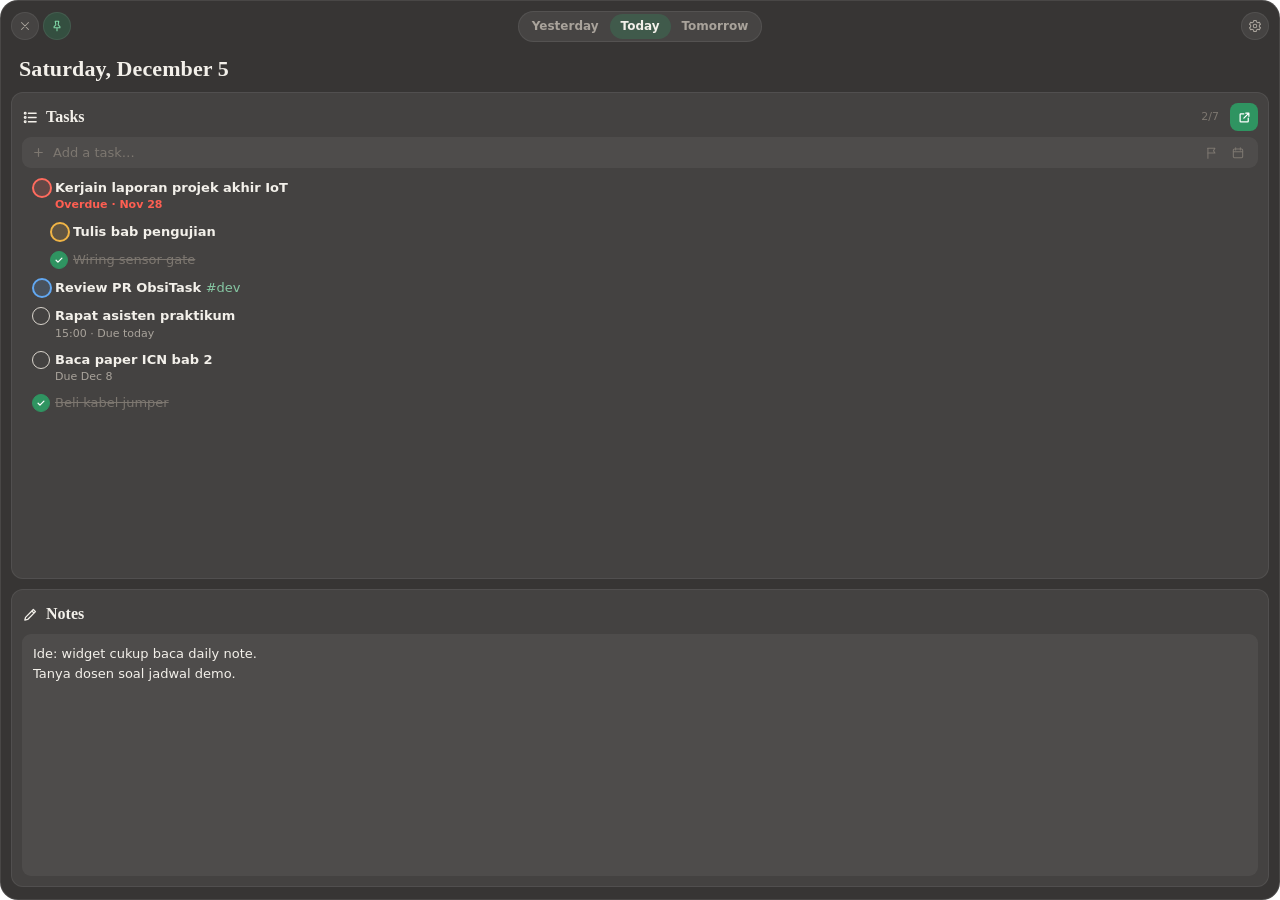
<file: src/index.html>
<!doctype html>
<html lang="en">
<head>
  <meta charset="utf-8" />
  <meta name="viewport" content="width=device-width, initial-scale=1" />
  <title>ObsiTask</title>
  <link rel="stylesheet" href="style.css" />
</head>
<body>
  <div class="panel" id="panel">
    <!-- Bar atas: area kosongnya dipakai untuk menggeser widget -->
    <header class="topbar" data-tauri-drag-region>
      <div class="bar-side" data-tauri-drag-region>
        <button class="icon-btn" id="btn-close" title="Close" aria-label="Close">
          <svg viewBox="0 0 24 24"><path d="M6 6l12 12M18 6L6 18" /></svg>
        </button>
        <button class="icon-btn" id="btn-pin" title="Always on top" aria-label="Always on top" aria-pressed="true">
          <svg viewBox="0 0 24 24"><path d="M9 4h6l-1 6 3 3v2H7v-2l3-3-1-6zM12 15v5" /></svg>
        </button>
      </div>

      <div class="segmented" role="tablist" aria-label="Day">
        <button role="tab" data-offset="-1" aria-selected="false">Yesterday</button>
        <button role="tab" data-offset="0" aria-selected="true">Today</button>
        <button role="tab" data-offset="1" aria-selected="false">Tomorrow</button>
      </div>

      <div class="bar-side end" data-tauri-drag-region>
        <button class="icon-btn" id="btn-settings" title="Settings" aria-label="Settings">
          <svg viewBox="0 0 24 24"><circle cx="12" cy="12" r="3" /><path d="M19.4 13.5a7.6 7.6 0 000-3l2-1.5-2-3.4-2.3.9a7.5 7.5 0 00-2.6-1.5L14 2.5h-4l-.5 2.5a7.5 7.5 0 00-2.6 1.5l-2.3-.9-2 3.4 2 1.5a7.6 7.6 0 000 3l-2 1.5 2 3.4 2.3-.9a7.5 7.5 0 002.6 1.5l.5 2.5h4l.5-2.5a7.5 7.5 0 002.6-1.5l2.3.9 2-3.4-2-1.5z" /></svg>
        </button>
      </div>
    </header>

    <h1 class="date" id="date" data-tauri-drag-region></h1>

    <!-- Daftar task -->
    <section class="card tasks-card">
      <div class="card-head">
        <svg class="card-icon" viewBox="0 0 24 24"><path d="M9 6h11M9 12h11M9 18h11" /><circle cx="4.5" cy="6" r="1.2" /><circle cx="4.5" cy="12" r="1.2" /><circle cx="4.5" cy="18" r="1.2" /></svg>
        <h2>Tasks</h2>
        <span class="count" id="count"></span>
        <button class="accent-btn" id="btn-open" title="Open daily note in Obsidian" aria-label="Open daily note in Obsidian">
          <svg viewBox="0 0 24 24"><path d="M14 5h5v5M19 5l-8 8M11 6H6a1 1 0 00-1 1v11a1 1 0 001 1h11a1 1 0 001-1v-5" /></svg>
        </button>
      </div>
      <!-- Tambah task: Enter menyimpan; !high / !med / !low dan @today / @tomorrow / @YYYY-MM-DD dikenali -->
      <form class="add-bar" id="add-form" autocomplete="off">
        <svg viewBox="0 0 24 24"><path d="M12 5v14M5 12h14" /></svg>
        <input id="add-input" type="text" placeholder="Add a task…" spellcheck="false" aria-label="Add a task"
               title="Enter to add. Try: !high !med !low, @today @tomorrow @2026-12-31" />
        <button type="button" class="mini-btn p-none" id="add-priority" title="Priority" aria-label="Priority" aria-haspopup="true">
          <svg viewBox="0 0 24 24"><path d="M5 21V4" /><path d="M5 4h12l-2.5 4 2.5 4H5" /></svg>
        </button>
        <button type="button" class="mini-btn" id="add-due" title="Due date" aria-label="Due date" aria-haspopup="true">
          <svg viewBox="0 0 24 24"><rect x="4" y="5" width="16" height="15" rx="2" /><path d="M4 10h16M8 3v4M16 3v4" /></svg>
          <span id="add-due-label"></span>
        </button>
      </form>
      <ul class="task-list" id="tasks"></ul>
      <p class="empty" id="empty" hidden></p>
    </section>

    <!-- Catatan kecil -->
    <section class="card notes-card">
      <div class="card-head">
        <svg class="card-icon" viewBox="0 0 24 24"><path d="M4 20l1-4L16 5l3 3L8 19l-4 1zM14 7l3 3" /></svg>
        <h2>Notes</h2>
        <span class="status" id="notes-status"></span>
      </div>
      <textarea id="notes" spellcheck="false" placeholder="Jot something down…"></textarea>
    </section>

    <div class="toast" id="toast" role="status" hidden></div>
  </div>

  <!-- Popover kecil: prioritas, deadline, hapus (isinya dibuat di main.js) -->
  <div class="popover" id="popover" hidden></div>

  <!-- Settings / setup pertama kali -->
  <div class="overlay" id="settings" hidden>
    <form class="sheet" id="settings-form">
      <h2 id="settings-title">Settings</h2>

      <label>Obsidian vault folder
        <div class="row">
          <input id="f-vault" type="text" placeholder="C:\Users\you\Documents\Vault" required />
          <button type="button" class="ghost-btn" id="btn-browse">Browse</button>
        </div>
      </label>

      <label>Daily notes folder <small>inside the vault, blank = vault root</small>
        <input id="f-folder" type="text" placeholder="Daily" />
      </label>

      <label>Date format <small>same as in Obsidian's Daily notes settings</small>
        <input id="f-format" type="text" placeholder="YYYY-MM-DD" />
      </label>

      <label>Tasks heading <small>new tasks are added under this heading</small>
        <input id="f-tasks-heading" type="text" placeholder="## Tasks" />
      </label>

      <label>Notes heading <small>the Notes box reads and writes under this heading</small>
        <input id="f-heading" type="text" placeholder="## Notes" />
      </label>

      <label class="check">
        <input id="f-hide" type="checkbox" /> Hide completed tasks
      </label>

      <p class="form-error" id="form-error" hidden></p>

      <div class="actions">
        <button type="button" class="ghost-btn" id="btn-cancel">Cancel</button>
        <button type="submit" class="primary-btn">Save</button>
      </div>
    </form>
  </div>

  <script src="main.js"></script>
</body>
</html>
</file>
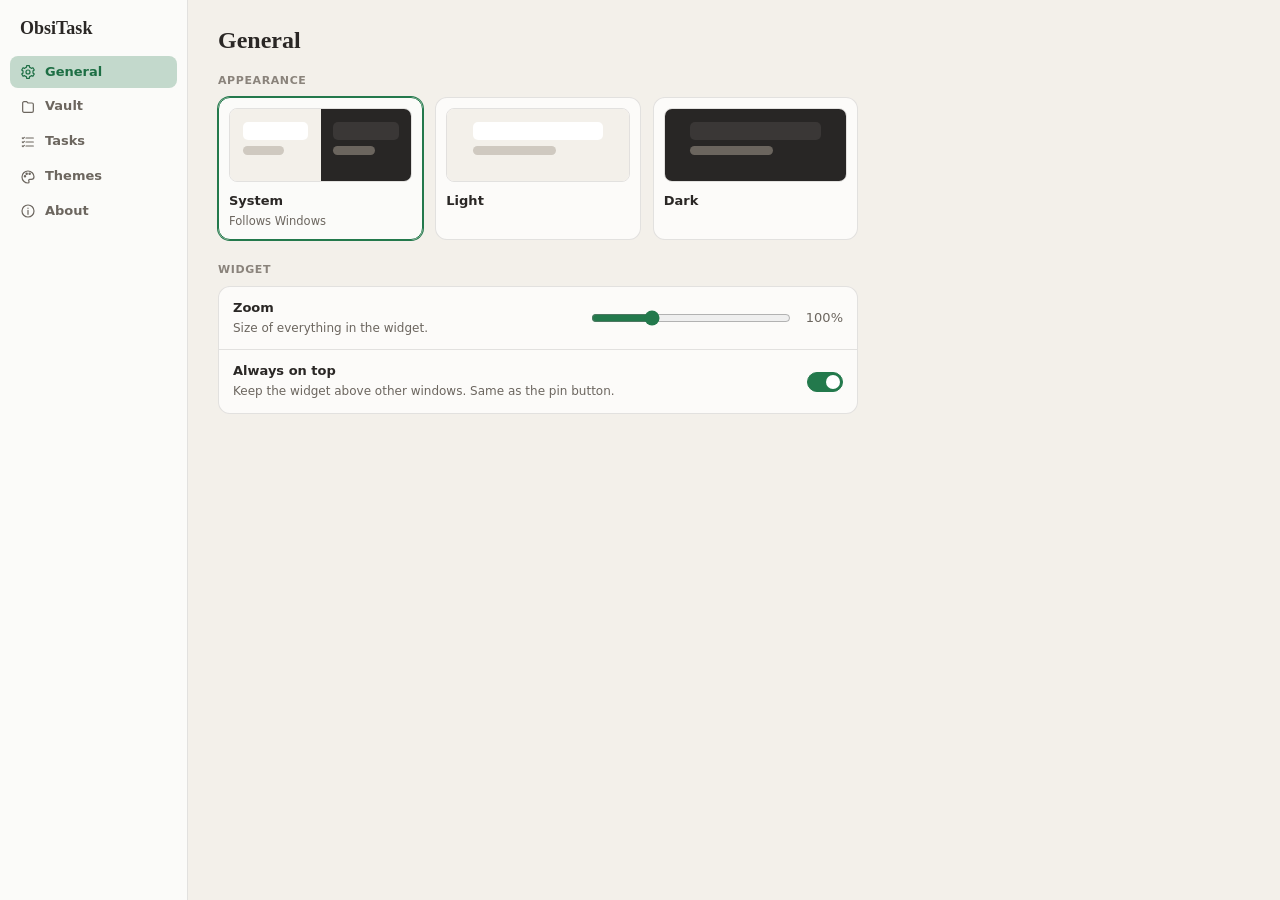
<file: src/settings.html>
<!doctype html>
<html lang="en">
<head>
  <meta charset="utf-8" />
  <meta name="viewport" content="width=device-width, initial-scale=1" />
  <title>ObsiTask Settings</title>
  <link rel="stylesheet" href="theme.css" />
  <link rel="stylesheet" href="settings.css" />
  <script src="themes.js"></script>
</head>
<body>
  <div class="layout">
    <nav class="nav" aria-label="Settings sections">
      <div class="brand">ObsiTask</div>
      <button type="button" data-tab="general" aria-current="page">
        <svg viewBox="0 0 24 24"><circle cx="12" cy="12" r="3" /><path d="M19.4 13.5a7.6 7.6 0 000-3l2-1.5-2-3.4-2.3.9a7.5 7.5 0 00-2.6-1.5L14 2.5h-4l-.5 2.5a7.5 7.5 0 00-2.6 1.5l-2.3-.9-2 3.4 2 1.5a7.6 7.6 0 000 3l-2 1.5 2 3.4 2.3-.9a7.5 7.5 0 002.6 1.5l.5 2.5h4l.5-2.5a7.5 7.5 0 002.6-1.5l2.3.9 2-3.4-2-1.5z" /></svg>
        General
      </button>
      <button type="button" data-tab="vault">
        <svg viewBox="0 0 24 24"><path d="M4 6a2 2 0 012-2h4l2 2h6a2 2 0 012 2v10a2 2 0 01-2 2H6a2 2 0 01-2-2z" /></svg>
        Vault
      </button>
      <button type="button" data-tab="tasks">
        <svg viewBox="0 0 24 24"><path d="M9 6h11M9 12h11M9 18h11" /><path d="M3.5 6l1 1 2-2M3.5 12l1 1 2-2M3.5 18l1 1 2-2" /></svg>
        Tasks
      </button>
      <button type="button" data-tab="themes">
        <svg viewBox="0 0 24 24"><path d="M12 3a9 9 0 100 18c1.1 0 1.6-.8 1.6-1.6 0-.9-.6-1.3-.6-2.1 0-.9.7-1.6 1.6-1.6H17a4 4 0 004-4c0-4.7-4-8.7-9-8.7z" /><circle cx="7.5" cy="11" r="1" /><circle cx="10" cy="7" r="1" /><circle cx="14.5" cy="7" r="1" /></svg>
        Themes
      </button>
      <button type="button" data-tab="about">
        <svg viewBox="0 0 24 24"><circle cx="12" cy="12" r="9" /><path d="M12 11v6M12 7.5v.5" /></svg>
        About
      </button>
    </nav>

    <main class="content">
      <!-- General -->
      <section data-panel="general">
        <h1>General</h1>

        <h2>Appearance</h2>
        <div class="appearance" role="radiogroup" aria-label="Appearance">
          <button type="button" class="mode-card" data-appearance="system" role="radio">
            <span class="mode-art system"><span class="half light"></span><span class="half dark"></span></span>
            <span class="mode-name">System</span>
            <span class="mode-desc">Follows Windows</span>
          </button>
          <button type="button" class="mode-card" data-appearance="light" role="radio">
            <span class="mode-art"><span class="half light full"></span></span>
            <span class="mode-name">Light</span>
          </button>
          <button type="button" class="mode-card" data-appearance="dark" role="radio">
            <span class="mode-art"><span class="half dark full"></span></span>
            <span class="mode-name">Dark</span>
          </button>
        </div>

        <h2>Widget</h2>
        <div class="rows">
          <div class="row">
            <div class="row-text">
              <label for="s-zoom">Zoom</label>
              <p>Size of everything in the widget.</p>
            </div>
            <div class="row-control zoom">
              <input id="s-zoom" type="range" min="80" max="150" step="5" />
              <output id="s-zoom-value" for="s-zoom">100%</output>
            </div>
          </div>
          <div class="row">
            <div class="row-text">
              <label for="s-top">Always on top</label>
              <p>Keep the widget above other windows. Same as the pin button.</p>
            </div>
            <div class="row-control"><input id="s-top" class="switch" type="checkbox" role="switch" /></div>
          </div>
        </div>
      </section>

      <!-- Vault -->
      <section data-panel="vault" hidden>
        <h1>Vault</h1>
        <div class="rows">
          <div class="row stack" data-field="vault_path">
            <div class="row-text">
              <label for="s-vault">Vault folder</label>
              <p>The folder you open as a vault in Obsidian.</p>
            </div>
            <div class="row-control wide">
              <input id="s-vault" type="text" spellcheck="false" placeholder="C:\Users\you\Documents\Vault" />
              <button type="button" class="btn" id="s-browse">Browse…</button>
            </div>
            <p class="note" hidden></p>
          </div>
          <div class="row" data-field="detect">
            <div class="row-text">
              <span class="label">Daily notes settings</span>
              <p>Copy the folder and date format from Obsidian's Daily notes plugin.</p>
            </div>
            <div class="row-control"><button type="button" class="btn" id="s-detect">Detect from Obsidian</button></div>
            <p class="note" hidden></p>
          </div>
          <div class="row" data-field="daily_folder">
            <div class="row-text">
              <label for="s-folder">Daily notes folder</label>
              <p>Inside the vault. Blank = vault root.</p>
            </div>
            <div class="row-control"><input id="s-folder" type="text" spellcheck="false" placeholder="Daily" data-key="daily_folder" /></div>
            <p class="note" hidden></p>
          </div>
          <div class="row" data-field="date_format">
            <div class="row-text">
              <label for="s-format">Date format</label>
              <p>Same as in Obsidian, e.g. YYYY-MM-DD.</p>
            </div>
            <div class="row-control"><input id="s-format" type="text" spellcheck="false" placeholder="YYYY-MM-DD" data-key="date_format" /></div>
            <p class="note" hidden></p>
          </div>
          <div class="row" data-field="tasks_heading">
            <div class="row-text">
              <label for="s-tasks-heading">Task heading</label>
              <p>Where a deleted daily-note task goes back if its place moved.</p>
            </div>
            <div class="row-control"><input id="s-tasks-heading" type="text" spellcheck="false" placeholder="## Tasks" data-key="tasks_heading" /></div>
            <p class="note" hidden></p>
          </div>
          <div class="row" data-field="notes_heading">
            <div class="row-text">
              <label for="s-notes-heading">Notes heading</label>
              <p>The Notes box reads and writes under this heading.</p>
            </div>
            <div class="row-control"><input id="s-notes-heading" type="text" spellcheck="false" placeholder="## Notes" data-key="notes_heading" /></div>
            <p class="note" hidden></p>
          </div>
          <div class="row" data-field="tasks_file">
            <div class="row-text">
              <label for="s-tasks-file">Tasks file</label>
              <p>Permanent lists. Each "## Name" heading is a list.</p>
            </div>
            <div class="row-control"><input id="s-tasks-file" type="text" spellcheck="false" placeholder="Tasks.md" data-key="tasks_file" /></div>
            <p class="note" hidden></p>
          </div>
        </div>
      </section>

      <!-- Tasks -->
      <section data-panel="tasks" hidden>
        <h1>Tasks</h1>
        <div class="rows">
          <div class="row">
            <div class="row-text">
              <label for="s-hide">Hide completed tasks</label>
              <p>In Today and Upcoming. Finished tasks still show under "Completed today".</p>
            </div>
            <div class="row-control"><input id="s-hide" class="switch" type="checkbox" role="switch" /></div>
          </div>
          <div class="row" data-field="default_list">
            <div class="row-text">
              <label for="s-default-list">Default list</label>
              <p>New tasks from the widget go here, unless you type ~list.</p>
            </div>
            <div class="row-control"><input id="s-default-list" type="text" spellcheck="false" placeholder="Inbox" data-key="default_list" /></div>
            <p class="note" hidden></p>
          </div>
          <div class="row">
            <div class="row-text">
              <label for="s-upcoming">Upcoming days</label>
              <p>How far ahead the Upcoming tab looks, starting tomorrow (1–90).</p>
            </div>
            <div class="row-control"><input id="s-upcoming" type="number" min="1" max="90" step="1" data-key="upcoming_days" data-min="1" data-max="90" /></div>
          </div>
          <div class="row">
            <div class="row-text">
              <label for="s-scan">Look-back days</label>
              <p>Days of older daily notes to scan for overdue tasks (0 = off, up to 365).</p>
            </div>
            <div class="row-control"><input id="s-scan" type="number" min="0" max="365" step="1" data-key="scan_days" data-min="0" data-max="365" /></div>
          </div>
        </div>
      </section>

      <!-- Themes -->
      <section data-panel="themes" hidden>
        <h1>Themes</h1>
        <p class="lead" id="themes-lead"></p>
        <div class="theme-grid" id="theme-grid" role="radiogroup" aria-label="Theme"></div>
      </section>

      <!-- About -->
      <section data-panel="about" hidden>
        <h1>About</h1>
        <div class="rows">
          <div class="row">
            <div class="row-text">
              <span class="label">ObsiTask</span>
              <p>A small widget for the tasks in your Obsidian vault.</p>
            </div>
            <div class="row-control"><span class="version" id="s-version"></span></div>
          </div>
          <div class="row stack">
            <div class="row-text">
              <span class="label">Config file</span>
              <p class="path" id="s-config-path"></p>
            </div>
            <div class="row-control"><button type="button" class="btn" id="s-open-config">Open config folder</button></div>
          </div>
          <div class="row stack">
            <div class="row-text">
              <span class="label">Credits</span>
              <p>The colors of the built-in themes (except Default) and the style of this window come from
                <strong>Terax</strong> by crynta — github.com/crynta/terax-ai — licensed under the Apache License 2.0.</p>
              <p>Task metadata follows the emoji format of the Obsidian Tasks plugin.</p>
            </div>
          </div>
        </div>
      </section>
    </main>
  </div>

  <div class="toast" id="toast" role="status" hidden></div>

  <script src="settings.js"></script>
</body>
</html>
</file>
<file: src/style.css>
:root {
  --panel: rgba(40, 38, 37, 0.93);
  --card: rgba(255, 255, 255, 0.065);
  --card-border: rgba(255, 255, 255, 0.07);
  --well: rgba(255, 255, 255, 0.055);
  --text: #f3f0ea;
  --muted: #a9a39b;
  --faint: #7d7770;
  --accent: #2f9461;
  --accent-soft: rgba(47, 148, 97, 0.28);
  --danger: #ff5f52;
  --p-high: #ff6b5e;
  --p-medium: #f0b445;
  --p-low: #62a8f2;
  --serif: "Iowan Old Style", "Palatino Linotype", "Book Antiqua", Georgia, serif;
  --sans: "Segoe UI Variable Text", "Segoe UI", system-ui, -apple-system, sans-serif;
}

* { box-sizing: border-box; }

html, body {
  height: 100%;
  margin: 0;
  background: transparent;
  overflow: hidden;
}

body {
  font: 13px/1.4 var(--sans);
  color: var(--text);
  user-select: none;
  -webkit-user-select: none;
  cursor: default;
}

svg {
  width: 16px;
  height: 16px;
  fill: none;
  stroke: currentColor;
  stroke-width: 1.8;
  stroke-linecap: round;
  stroke-linejoin: round;
  pointer-events: none;
}

button {
  font: inherit;
  color: inherit;
  border: 0;
  background: none;
  cursor: pointer;
}

button:focus-visible, textarea:focus-visible, input:focus-visible {
  outline: 2px solid var(--accent);
  outline-offset: 1px;
}

/* ---------- Panel ---------- */

.panel {
  position: relative;
  height: 100%;
  display: flex;
  flex-direction: column;
  gap: 10px;
  padding: 10px 10px 12px;
  background: var(--panel);
  border: 1px solid rgba(255, 255, 255, 0.09);
  border-radius: 18px;
  overflow: hidden;
}

.topbar {
  display: flex;
  align-items: center;
  gap: 6px;
  flex: none;
}

.bar-side {
  flex: 1 1 0;
  display: flex;
  gap: 4px;
}
.bar-side.end { justify-content: flex-end; }

.icon-btn {
  width: 28px;
  height: 28px;
  display: grid;
  place-items: center;
  border-radius: 50%;
  color: var(--muted);
  background: rgba(255, 255, 255, 0.07);
  border: 1px solid var(--card-border);
  transition: background 0.15s, color 0.15s;
}
.icon-btn:hover { background: rgba(255, 255, 255, 0.14); color: var(--text); }
.icon-btn svg { width: 14px; height: 14px; }
#btn-pin[aria-pressed="true"] { color: #7fd6a6; background: var(--accent-soft); }

.segmented {
  display: flex;
  padding: 2px;
  border-radius: 999px;
  background: rgba(255, 255, 255, 0.08);
  border: 1px solid var(--card-border);
}
.segmented button {
  padding: 4px 11px;
  border-radius: 999px;
  font-size: 12px;
  font-weight: 600;
  color: var(--muted);
  transition: background 0.15s, color 0.15s;
}
.segmented button:hover { color: var(--text); }
.segmented button[aria-selected="true"] {
  color: var(--text);
  background: var(--accent-soft);
}

.date {
  flex: none;
  margin: 4px 8px 0;
  font: 700 22px/1.2 var(--serif);
  letter-spacing: 0.1px;
}

/* ---------- Cards ---------- */

.card {
  display: flex;
  flex-direction: column;
  min-height: 0;
  padding: 10px;
  background: var(--card);
  border: 1px solid var(--card-border);
  border-radius: 12px;
}
.tasks-card { flex: 1 1 0; min-height: 96px; }
.notes-card { flex: 0 0 34%; min-height: 104px; }

.card-head {
  flex: none;
  display: flex;
  align-items: center;
  gap: 7px;
  min-height: 28px;
  margin-bottom: 6px;
}
.card-head h2 {
  margin: 0;
  font: 700 16px/1 var(--serif);
}
.card-icon { width: 17px; height: 17px; color: var(--text); }

.count, .status {
  margin-left: auto;
  font-size: 11px;
  color: var(--faint);
}
.count { font-variant-numeric: tabular-nums; }
.count + .accent-btn { margin-left: 4px; }

.accent-btn {
  width: 28px;
  height: 28px;
  display: grid;
  place-items: center;
  border-radius: 8px;
  background: var(--accent);
  color: #fff;
  transition: filter 0.15s;
}
.accent-btn:hover { filter: brightness(1.12); }
.accent-btn svg { width: 15px; height: 15px; stroke-width: 2; }

/* ---------- Tasks ---------- */

.task-list {
  list-style: none;
  margin: 0;
  padding: 0 2px 0 0;
  overflow-y: auto;
  flex: 1 1 auto;
}

.task {
  display: flex;
  align-items: flex-start;
  gap: 5px;
  padding: 2px 2px 2px 4px;
  border-radius: 8px;
}
.task:hover, .task:focus-within { background: rgba(255, 255, 255, 0.05); }

/* Lingkaran checkbox; warnanya menandai prioritas. */
.task .box {
  flex: none;
  width: 24px;
  height: 24px;
  display: grid;
  place-items: center;
  border-radius: 50%;
  color: #fff;
  --ring: #d9d4cc;
}
.task .box::before {
  content: "";
  grid-area: 1 / 1;
  width: 16px;
  height: 16px;
  border: 1.6px solid var(--ring);
  border-radius: 50%;
  transition: background 0.15s, border-color 0.15s;
}
.task .box:hover::before { background: rgba(255, 255, 255, 0.12); }
.task .box svg { grid-area: 1 / 1; width: 10px; height: 10px; stroke-width: 3; opacity: 0; }
.task.p-high .box { --ring: var(--p-high); }
.task.p-medium .box { --ring: var(--p-medium); }
.task.p-low .box { --ring: var(--p-low); }
.task.p-high .box::before, .task.p-medium .box::before, .task.p-low .box::before {
  border-width: 2px;
  background: color-mix(in srgb, var(--ring) 16%, transparent);
}
.task.done .box::before { background: var(--accent); border-color: var(--accent); border-width: 1.6px; }
.task.done .box svg { opacity: 1; }
.task.cancelled .box { --ring: var(--faint); }
.task.cancelled .box::before { background: none; border-width: 1.6px; }

.task .body { min-width: 0; flex: 1; padding: 3px 0; }
.task .title {
  font-weight: 600;
  overflow-wrap: anywhere;
  border-radius: 4px;
  cursor: text;
}
.task .untitled { color: var(--faint); font-weight: 500; font-style: italic; }
.task.done .title, .task.cancelled .title {
  color: var(--faint);
  text-decoration: line-through;
  font-weight: 500;
}
.task .sub { font-size: 11px; color: var(--muted); }
.task .sub.overdue { color: var(--danger); font-weight: 600; }
.task .tag { color: #86c7a3; font-weight: 500; }

.title-edit {
  flex: 1;
  width: 100%;
  margin: -2px 0 -2px -4px;
  padding: 1px 3px;
  font: 600 13px/1.4 var(--sans);
  color: var(--text);
  background: var(--well);
  border: 1px solid rgba(47, 148, 97, 0.6);
  border-radius: 5px;
  user-select: text;
  -webkit-user-select: text;
}
.title-edit:focus { outline: none; }

/* Tombol opsi (prioritas, deadline, hapus): muncul saat baris disorot. */
.task .more {
  flex: none;
  width: 24px;
  height: 24px;
  display: grid;
  place-items: center;
  border-radius: 6px;
  color: var(--muted);
  opacity: 0;
  transition: opacity 0.12s, background 0.12s;
}
.task .more svg { fill: currentColor; }
.task:hover .more, .task:focus-within .more, .task .more[aria-expanded="true"] { opacity: 1; }
.task .more:hover, .task .more[aria-expanded="true"] { background: rgba(255, 255, 255, 0.12); color: var(--text); }

/* ---------- Add a task ---------- */

.add-bar {
  flex: none;
  display: flex;
  align-items: center;
  gap: 2px;
  margin-bottom: 6px;
  padding: 0 3px 0 9px;
  background: var(--well);
  border: 1px solid transparent;
  border-radius: 9px;
}
.add-bar:focus-within { border-color: rgba(47, 148, 97, 0.6); }
.add-bar > svg { flex: none; width: 13px; height: 13px; color: var(--faint); stroke-width: 2.2; }
.add-bar input {
  flex: 1;
  min-width: 0;
  padding: 7px 6px;
  font: 13px var(--sans);
  color: var(--text);
  background: none;
  border: 0;
  user-select: text;
  -webkit-user-select: text;
}
.add-bar input::placeholder { color: var(--faint); }
.add-bar input:focus { outline: none; }

.mini-btn {
  flex: none;
  height: 24px;
  min-width: 24px;
  padding: 0 5px;
  display: flex;
  align-items: center;
  justify-content: center;
  gap: 4px;
  border-radius: 6px;
  font-size: 11px;
  font-weight: 600;
  color: var(--faint);
  white-space: nowrap;
  transition: background 0.12s, color 0.12s;
}
.mini-btn:hover, .mini-btn[aria-expanded="true"] { background: rgba(255, 255, 255, 0.12); color: var(--text); }
.mini-btn svg { width: 14px; height: 14px; }
.mini-btn.p-high { color: var(--p-high); }
.mini-btn.p-medium { color: var(--p-medium); }
.mini-btn.p-low { color: var(--p-low); }
.mini-btn.p-high svg, .mini-btn.p-medium svg, .mini-btn.p-low svg { fill: currentColor; }
.mini-btn.set { color: #7fd6a6; background: var(--accent-soft); }

/* ---------- Popover ---------- */

.popover {
  position: fixed;
  z-index: 5;
  width: 232px;
  max-width: calc(100% - 16px);
  padding: 8px;
  display: flex;
  flex-direction: column;
  gap: 8px;
  background: #2f2c2b;
  border: 1px solid rgba(255, 255, 255, 0.13);
  border-radius: 11px;
  box-shadow: 0 8px 24px rgba(0, 0, 0, 0.45);
}
.pop-section { display: flex; flex-direction: column; gap: 5px; }
.pop-label {
  font-size: 10px;
  font-weight: 700;
  letter-spacing: 0.5px;
  text-transform: uppercase;
  color: var(--faint);
}
.pop-row { display: flex; gap: 4px; }
.pop-chip {
  flex: 1 1 auto;
  display: flex;
  align-items: center;
  justify-content: center;
  gap: 4px;
  padding: 5px 4px;
  font-size: 11px;
  font-weight: 600;
  color: var(--muted);
  white-space: nowrap;
  background: rgba(255, 255, 255, 0.07);
  border: 1px solid transparent;
  border-radius: 7px;
}
.pop-chip:hover { background: rgba(255, 255, 255, 0.14); color: var(--text); }
.pop-chip[aria-pressed="true"] { color: var(--text); background: var(--accent-soft); border-color: rgba(47, 148, 97, 0.7); }
.pop-chip .dot { width: 7px; height: 7px; border-radius: 50%; border: 1.5px solid var(--faint); }
.pop-chip.p-high .dot { background: var(--p-high); border-color: var(--p-high); }
.pop-chip.p-medium .dot { background: var(--p-medium); border-color: var(--p-medium); }
.pop-chip.p-low .dot { background: var(--p-low); border-color: var(--p-low); }
.pop-date {
  flex: 1 1 auto;
  min-width: 0;
  padding: 4px 6px;
  font: 12px var(--sans);
  color: var(--text);
  color-scheme: dark;
  background: var(--well);
  border: 1px solid var(--card-border);
  border-radius: 7px;
}
.pop-danger {
  display: flex;
  align-items: center;
  gap: 7px;
  margin-top: 1px;
  padding: 7px 6px 5px;
  font-size: 12px;
  font-weight: 600;
  color: var(--danger);
  border-top: 1px solid var(--card-border);
  border-radius: 0 0 7px 7px;
}
.pop-danger:hover { background: rgba(255, 95, 82, 0.12); }
.pop-danger span { display: grid; }
.pop-danger svg { width: 14px; height: 14px; }

.empty {
  margin: auto;
  padding: 8px 14px;
  text-align: center;
  color: var(--faint);
}

/* ---------- Notes ---------- */

textarea {
  flex: 1 1 auto;
  width: 100%;
  min-height: 0;
  resize: none;
  padding: 9px 10px;
  font: 13px/1.5 var(--sans);
  color: var(--text);
  background: var(--well);
  border: 1px solid transparent;
  border-radius: 9px;
  user-select: text;
  -webkit-user-select: text;
  cursor: text;
}
textarea::placeholder { color: var(--faint); }
textarea:focus { outline: none; border-color: rgba(47, 148, 97, 0.6); }

/* ---------- Scrollbar ---------- */

::-webkit-scrollbar { width: 6px; }
::-webkit-scrollbar-thumb { background: rgba(255, 255, 255, 0.16); border-radius: 3px; }
::-webkit-scrollbar-thumb:hover { background: rgba(255, 255, 255, 0.28); }

/* ---------- Toast ---------- */

.toast {
  position: absolute;
  left: 50%;
  bottom: 14px;
  transform: translateX(-50%);
  max-width: calc(100% - 28px);
  padding: 7px 12px;
  font-size: 12px;
  color: #fff;
  background: rgba(190, 60, 50, 0.96);
  border-radius: 9px;
  z-index: 6;
}
/* Pesan netral dengan tombol aksi (mis. "Task deleted · Undo"). */
.toast.info {
  white-space: nowrap;
  color: var(--text);
  background: #3a3736;
  border: 1px solid rgba(255, 255, 255, 0.13);
  box-shadow: 0 6px 18px rgba(0, 0, 0, 0.4);
}
.toast button { margin-left: 10px; font-weight: 700; color: #7fd6a6; padding: 0 2px; }
.toast button:hover { text-decoration: underline; }

/* ---------- Settings ---------- */

.overlay {
  position: fixed;
  inset: 0;
  display: flex;
  background: #1f1d1c;
  border: 1px solid rgba(255, 255, 255, 0.09);
  border-radius: 18px;
  overflow-y: auto;
}
[hidden] { display: none !important; }

.sheet {
  width: 100%;
  margin: auto 0;
  padding: 18px 16px;
  display: flex;
  flex-direction: column;
  gap: 11px;
}
.sheet h2 { margin: 0 0 2px; font: 700 20px/1.2 var(--serif); }
.sheet label {
  display: flex;
  flex-direction: column;
  gap: 4px;
  font-size: 12px;
  font-weight: 600;
}
.sheet small { font-weight: 400; color: var(--faint); }
.sheet .row { display: flex; gap: 6px; }

.sheet input[type="text"] {
  flex: 1;
  min-width: 0;
  padding: 7px 9px;
  font: 13px var(--sans);
  color: var(--text);
  background: var(--well);
  border: 1px solid var(--card-border);
  border-radius: 8px;
  user-select: text;
  -webkit-user-select: text;
}
.sheet .check { flex-direction: row; align-items: center; gap: 8px; font-weight: 500; }
.sheet .check input { accent-color: var(--accent); }

.form-error { margin: 0; font-size: 12px; color: var(--danger); }

.actions { display: flex; justify-content: flex-end; gap: 8px; margin-top: 4px; }
.ghost-btn, .primary-btn {
  padding: 7px 14px;
  border-radius: 8px;
  font-size: 12px;
  font-weight: 600;
}
.ghost-btn { background: rgba(255, 255, 255, 0.08); border: 1px solid var(--card-border); }
.ghost-btn:hover { background: rgba(255, 255, 255, 0.14); }
.primary-btn { background: var(--accent); color: #fff; }
.primary-btn:hover { filter: brightness(1.12); }
</file>
<file: src/theme.css>
/*
 * Token warna bersama untuk widget dan window Settings.
 * Nilai di :root = tema Default (dark), dipakai sebelum themes.js berjalan.
 * themes.js menimpa token dasar lewat :root[data-theme][data-mode]; token
 * turunan di bawah dihitung ulang otomatis dari token dasar.
 */
:root {
  /* Token dasar (lihat themes.js) */
  --bg: rgb(40, 38, 37);
  --card: rgba(255, 255, 255, 0.065);
  --text: #f3f0ea;
  --muted: #a9a39b;
  --border: rgba(255, 255, 255, 0.08);
  --secondary: rgba(255, 255, 255, 0.065);
  --hover: rgba(255, 255, 255, 0.05);
  --primary: #2f9461;
  --on-primary: #ffffff;
  --danger: #ff5f52;
  --p-high: #ff6b5e;
  --p-medium: #f0b445;
  --p-low: #62a8f2;
  --tag: #86c7a3;
  --selection: rgba(47, 148, 97, 0.35);

  /* Token opsional: kalau tema tidak mengisinya, diturunkan dari token dasar */
  --faint: color-mix(in srgb, var(--muted) 85%, transparent);
  --raised: var(--card);
  --primary-text: var(--primary);
  --ring: color-mix(in srgb, var(--text) 78%, transparent);

  /* Turunan */
  --panel: color-mix(in srgb, var(--bg) 93%, transparent);
  --well: var(--secondary);
  --hover-strong: color-mix(in srgb, var(--text) 12%, transparent);
  --chip: color-mix(in srgb, var(--text) 8%, transparent);
  --primary-soft: color-mix(in srgb, var(--primary) 26%, transparent);
  --primary-line: color-mix(in srgb, var(--primary) 65%, transparent);
  --danger-soft: color-mix(in srgb, var(--danger) 13%, transparent);
  --danger-count: color-mix(in srgb, var(--danger) 30%, transparent);
  --danger-bg: color-mix(in srgb, var(--danger) 62%, #000);
  --on-danger: #ffffff;
  --scroll: color-mix(in srgb, var(--text) 16%, transparent);
  --scroll-hover: color-mix(in srgb, var(--text) 28%, transparent);
  --shadow: rgba(0, 0, 0, 0.45);

  --serif: "Iowan Old Style", "Palatino Linotype", "Book Antiqua", Georgia, serif;
  --sans: "Segoe UI Variable Text", "Segoe UI", system-ui, -apple-system, sans-serif;

  color-scheme: dark;
}

:root[data-mode="light"] {
  --shadow: rgba(40, 32, 24, 0.16);
  color-scheme: light;
}

::selection { background: var(--selection); }

::-webkit-scrollbar { width: 6px; height: 6px; }
::-webkit-scrollbar-thumb { background: var(--scroll); border-radius: 3px; }
::-webkit-scrollbar-thumb:hover { background: var(--scroll-hover); }
</file>
<file: src/settings.css>
/* Window Settings ObsiTask. Semua warna lewat token di theme.css. */

* { box-sizing: border-box; }

html, body { height: 100%; margin: 0; }

body {
  font: 13px/1.45 var(--sans);
  color: var(--text);
  background: var(--bg);
  user-select: none;
  -webkit-user-select: none;
  cursor: default;
}

svg {
  width: 16px;
  height: 16px;
  fill: none;
  stroke: currentColor;
  stroke-width: 1.8;
  stroke-linecap: round;
  stroke-linejoin: round;
  flex: none;
}

button { font: inherit; color: inherit; border: 0; background: none; cursor: pointer; }
button:focus-visible, input:focus-visible { outline: 2px solid var(--primary); outline-offset: 1px; }
[hidden] { display: none !important; }

.layout { display: grid; grid-template-columns: 188px 1fr; height: 100vh; }

/* ---------- Sidebar ---------- */

.nav {
  display: flex;
  flex-direction: column;
  gap: 2px;
  padding: 18px 10px;
  background: var(--card);
  border-right: 1px solid var(--border);
}
.brand { margin: 0 10px 14px; font: 700 18px/1.2 var(--serif); }
.nav button {
  display: flex;
  align-items: center;
  gap: 9px;
  padding: 7px 10px;
  border-radius: 8px;
  font-weight: 600;
  color: var(--muted);
  text-align: left;
}
.nav button:hover { color: var(--text); background: var(--hover); }
.nav button[aria-current="page"] { color: var(--primary-text); background: var(--primary-soft); }

/* ---------- Konten ---------- */

.content { overflow-y: auto; padding: 26px 30px 40px; }
.content section { max-width: 640px; }
h1 { margin: 0 0 18px; font: 700 24px/1.2 var(--serif); }
h2 {
  margin: 22px 0 8px;
  font-size: 11px;
  font-weight: 700;
  letter-spacing: 0.6px;
  text-transform: uppercase;
  color: var(--faint);
}
h1 + h2 { margin-top: 0; }
.lead { margin: -8px 0 16px; color: var(--muted); }

.rows {
  background: var(--card);
  border: 1px solid var(--border);
  border-radius: 12px;
}
.row {
  display: grid;
  grid-template-columns: 1fr auto;
  align-items: center;
  gap: 4px 18px;
  padding: 12px 14px;
}
.row + .row { border-top: 1px solid var(--border); }
.row.stack { grid-template-columns: 1fr; }
.row-text label, .row-text .label { font-weight: 600; }
.row-text p { margin: 2px 0 0; font-size: 12px; color: var(--muted); }
.row-text p.path { font-family: Consolas, "Cascadia Mono", monospace; font-size: 11.5px; user-select: text; -webkit-user-select: text; overflow-wrap: anywhere; }
.row-control { display: flex; align-items: center; gap: 8px; justify-content: flex-end; }
.row-control.wide { justify-content: stretch; }
.row-control.wide input { flex: 1; }
.row .note { grid-column: 1 / -1; margin: 2px 0 0; font-size: 12px; color: var(--muted); }
.row .note.warn { color: var(--danger); font-weight: 600; }
.row.has-warn input[type="text"] { border-color: var(--danger); }

input[type="text"], input[type="number"] {
  width: 220px;
  min-width: 0;
  padding: 7px 9px;
  font: 13px var(--sans);
  color: var(--text);
  background: var(--secondary);
  border: 1px solid var(--border);
  border-radius: 8px;
  user-select: text;
  -webkit-user-select: text;
}
input[type="number"] { width: 90px; }
input[type="text"]:focus, input[type="number"]:focus { outline: none; border-color: var(--primary-line); }

.btn {
  padding: 7px 12px;
  border-radius: 8px;
  font-size: 12px;
  font-weight: 600;
  white-space: nowrap;
  background: var(--secondary);
  border: 1px solid var(--border);
}
.btn:hover { background: var(--hover-strong); }

/* Saklar on/off */
.switch {
  appearance: none;
  -webkit-appearance: none;
  position: relative;
  width: 36px;
  height: 20px;
  margin: 0;
  border-radius: 999px;
  background: var(--hover-strong);
  border: 1px solid var(--border);
  cursor: pointer;
  transition: background 0.15s;
}
.switch::after {
  content: "";
  position: absolute;
  top: 2px;
  left: 2px;
  width: 14px;
  height: 14px;
  border-radius: 50%;
  background: var(--muted);
  transition: transform 0.15s, background 0.15s;
}
.switch:checked { background: var(--primary); border-color: var(--primary); }
.switch:checked::after { transform: translateX(16px); background: var(--on-primary); }

/* Zoom */
.zoom input { width: 200px; accent-color: var(--primary); }
.zoom output { width: 42px; text-align: right; font-variant-numeric: tabular-nums; color: var(--muted); }

/* ---------- Appearance ---------- */

.appearance { display: grid; grid-template-columns: repeat(3, 1fr); gap: 12px; }
.mode-card {
  display: flex;
  flex-direction: column;
  align-items: flex-start;
  gap: 2px;
  padding: 10px;
  text-align: left;
  background: var(--card);
  border: 1px solid var(--border);
  border-radius: 12px;
}
.mode-card:hover { background: var(--hover-strong); }
.mode-card[aria-checked="true"] { border-color: var(--primary); box-shadow: 0 0 0 1px var(--primary); }
.mode-art {
  display: flex;
  width: 100%;
  height: 74px;
  margin-bottom: 8px;
  overflow: hidden;
  border-radius: 8px;
  border: 1px solid var(--border);
}
/* Ilustrasi kecil: kartu terang / gelap. Warnanya contoh tetap, bukan tema. */
.mode-art .half { flex: 1; position: relative; --art-bg: #f3f0ea; --art-card: #ffffff; --art-line: #cfc9c0; }
.mode-art .half.dark { --art-bg: #282625; --art-card: #3a3736; --art-line: #6b655e; }
.mode-art .half { background: var(--art-bg); }
.mode-art .half::before,
.mode-art .half::after {
  content: "";
  position: absolute;
  left: 14%;
  right: 14%;
  border-radius: 5px;
  background: var(--art-card);
}
.mode-art .half::before { top: 18%; height: 26%; }
.mode-art .half::after { top: 52%; height: 12%; right: 40%; background: var(--art-line); }
.mode-name { font-weight: 700; }
.mode-desc { font-size: 11.5px; color: var(--muted); }

/* ---------- Themes ---------- */

.theme-grid { display: grid; grid-template-columns: repeat(auto-fill, minmax(150px, 1fr)); gap: 12px; }
.theme-card {
  display: flex;
  flex-direction: column;
  gap: 7px;
  padding: 8px;
  text-align: left;
  background: var(--card);
  border: 1px solid var(--border);
  border-radius: 12px;
}
.theme-card:hover { background: var(--hover-strong); }
.theme-card[aria-checked="true"] { border-color: var(--primary); box-shadow: 0 0 0 1px var(--primary); }
.theme-meta { display: flex; align-items: center; gap: 6px; padding: 0 2px; }
.theme-name { font-weight: 700; overflow: hidden; text-overflow: ellipsis; white-space: nowrap; }
.theme-only {
  margin-left: auto;
  padding: 0 6px;
  border-radius: 999px;
  font-size: 10px;
  font-weight: 600;
  line-height: 16px;
  white-space: nowrap;
  color: var(--muted);
  background: var(--chip);
}

/* Pratinjau mini: memakai token tema itu sendiri (diset inline per kartu). */
.preview {
  display: flex;
  flex-direction: column;
  gap: 5px;
  height: 96px;
  padding: 7px;
  border-radius: 8px;
  background: var(--bg);
  border: 1px solid var(--border);
  color: var(--text);
  overflow: hidden;
}
.preview .pv-top { display: flex; align-items: center; gap: 4px; }
.preview .pv-tab { width: 22px; height: 7px; border-radius: 4px; background: var(--secondary); }
.preview .pv-tab.on { background: var(--primary); }
.preview .pv-btn { margin-left: auto; width: 12px; height: 12px; border-radius: 3px; background: var(--primary); }
.preview .pv-card {
  flex: 1;
  display: flex;
  flex-direction: column;
  justify-content: space-around;
  padding: 4px 6px;
  border-radius: 6px;
  background: var(--card);
  border: 1px solid var(--border);
}
.preview .pv-row { display: flex; align-items: center; gap: 5px; }
.preview .pv-box { flex: none; width: 8px; height: 8px; border-radius: 50%; border: 1.5px solid var(--muted); }
.preview .pv-box.high { border-color: var(--p-high); }
.preview .pv-box.medium { border-color: var(--p-medium); }
.preview .pv-box.low { border-color: var(--p-low); }
.preview .pv-box.done { background: var(--primary); border-color: var(--primary); }
.preview .pv-line { height: 5px; border-radius: 3px; background: var(--text); opacity: 0.85; }
.preview .pv-line.muted { background: var(--muted); opacity: 1; }
.preview .pv-line.danger { background: var(--danger); opacity: 1; }
.preview .pv-tag { height: 5px; width: 14px; border-radius: 3px; background: var(--tag); }

/* ---------- Toast ---------- */

.toast {
  position: fixed;
  left: 50%;
  bottom: 18px;
  transform: translateX(-50%);
  padding: 7px 12px;
  font-size: 12px;
  color: var(--on-danger);
  background: var(--danger-bg);
  border-radius: 9px;
  box-shadow: 0 6px 18px var(--shadow);
}
</file>
